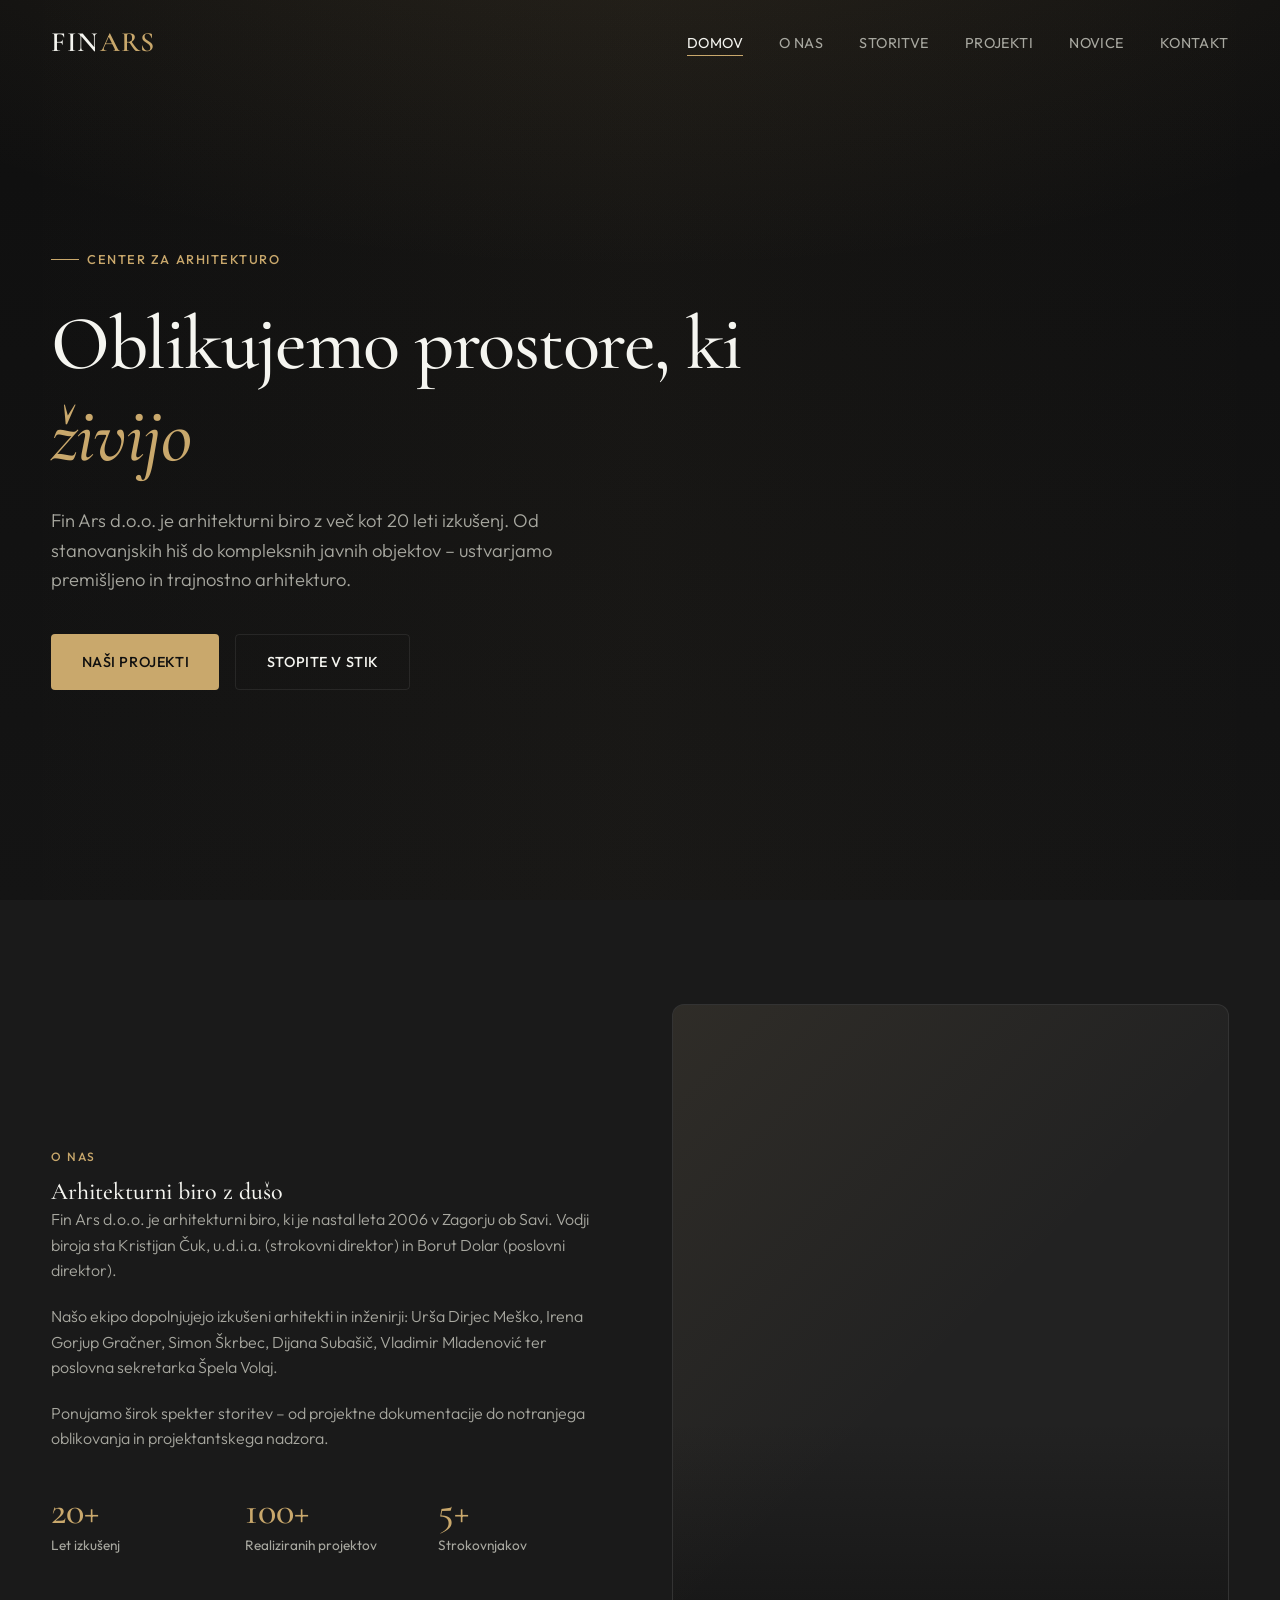
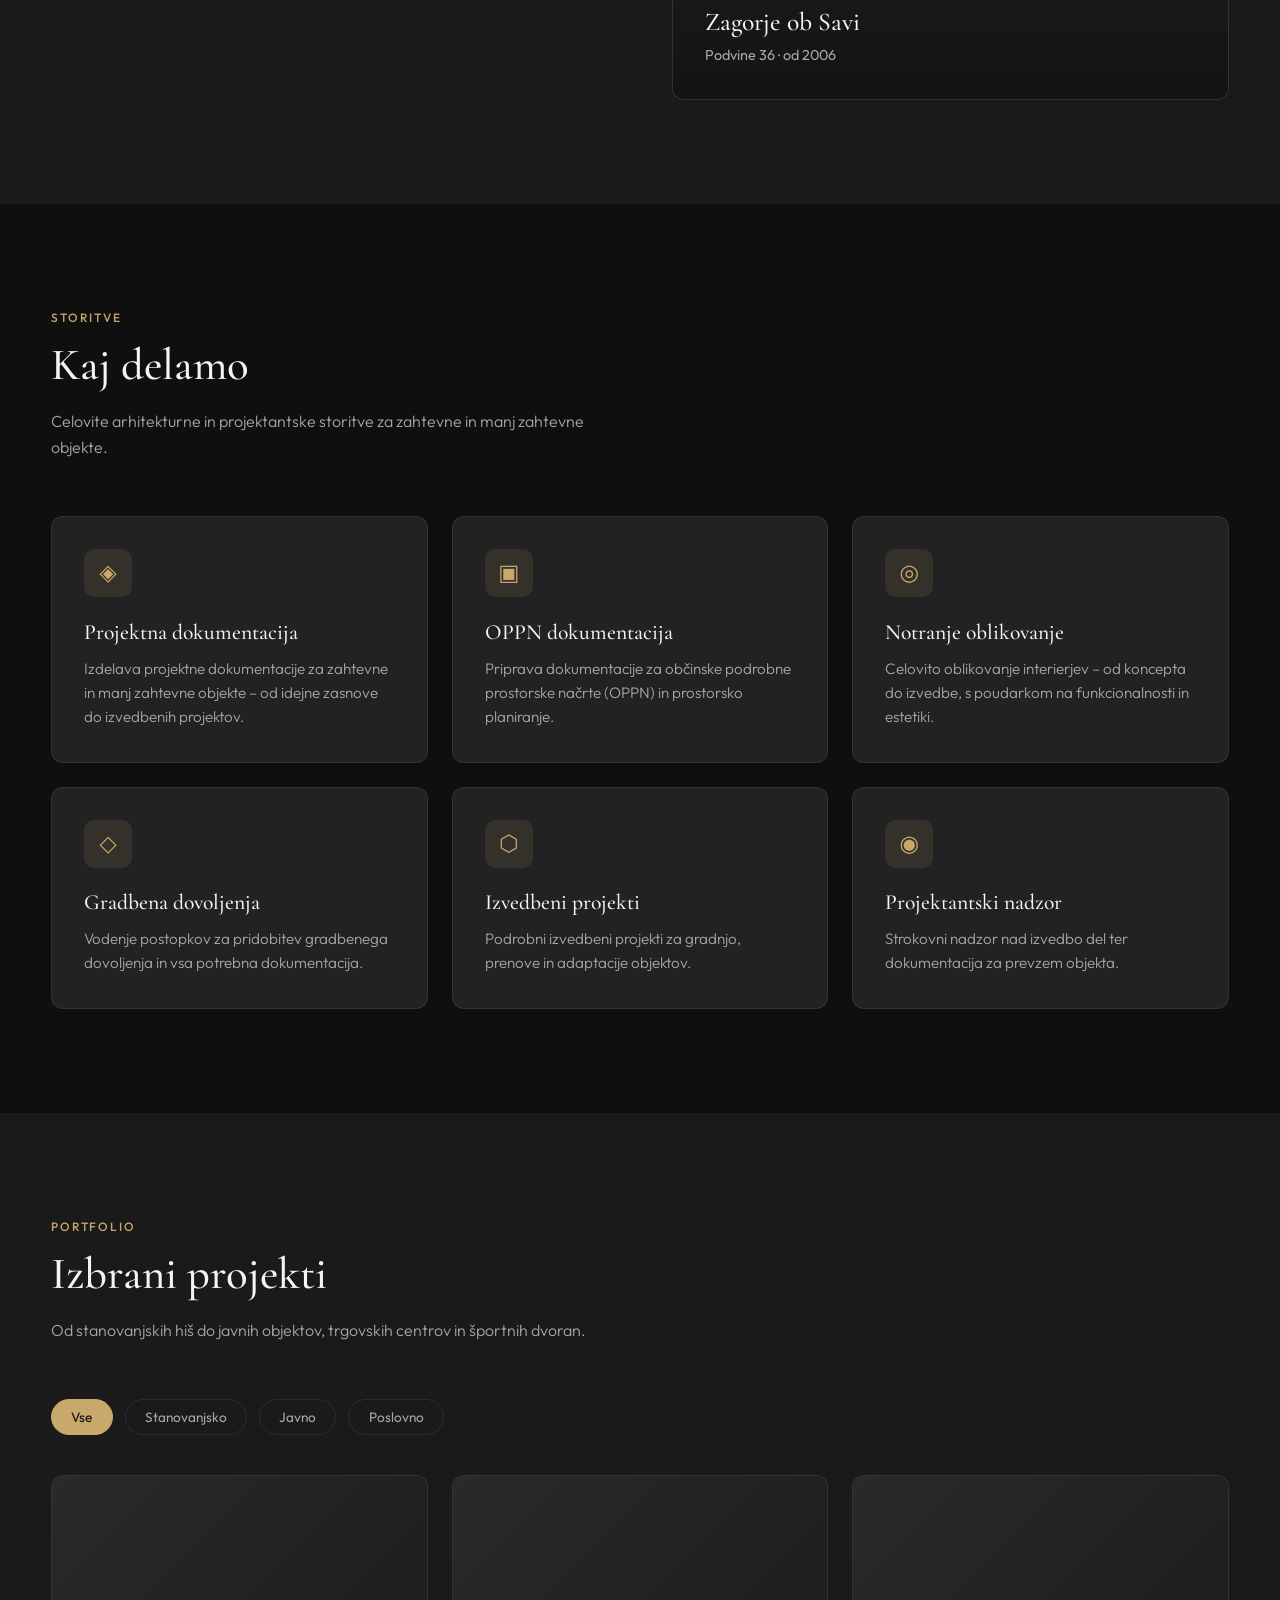
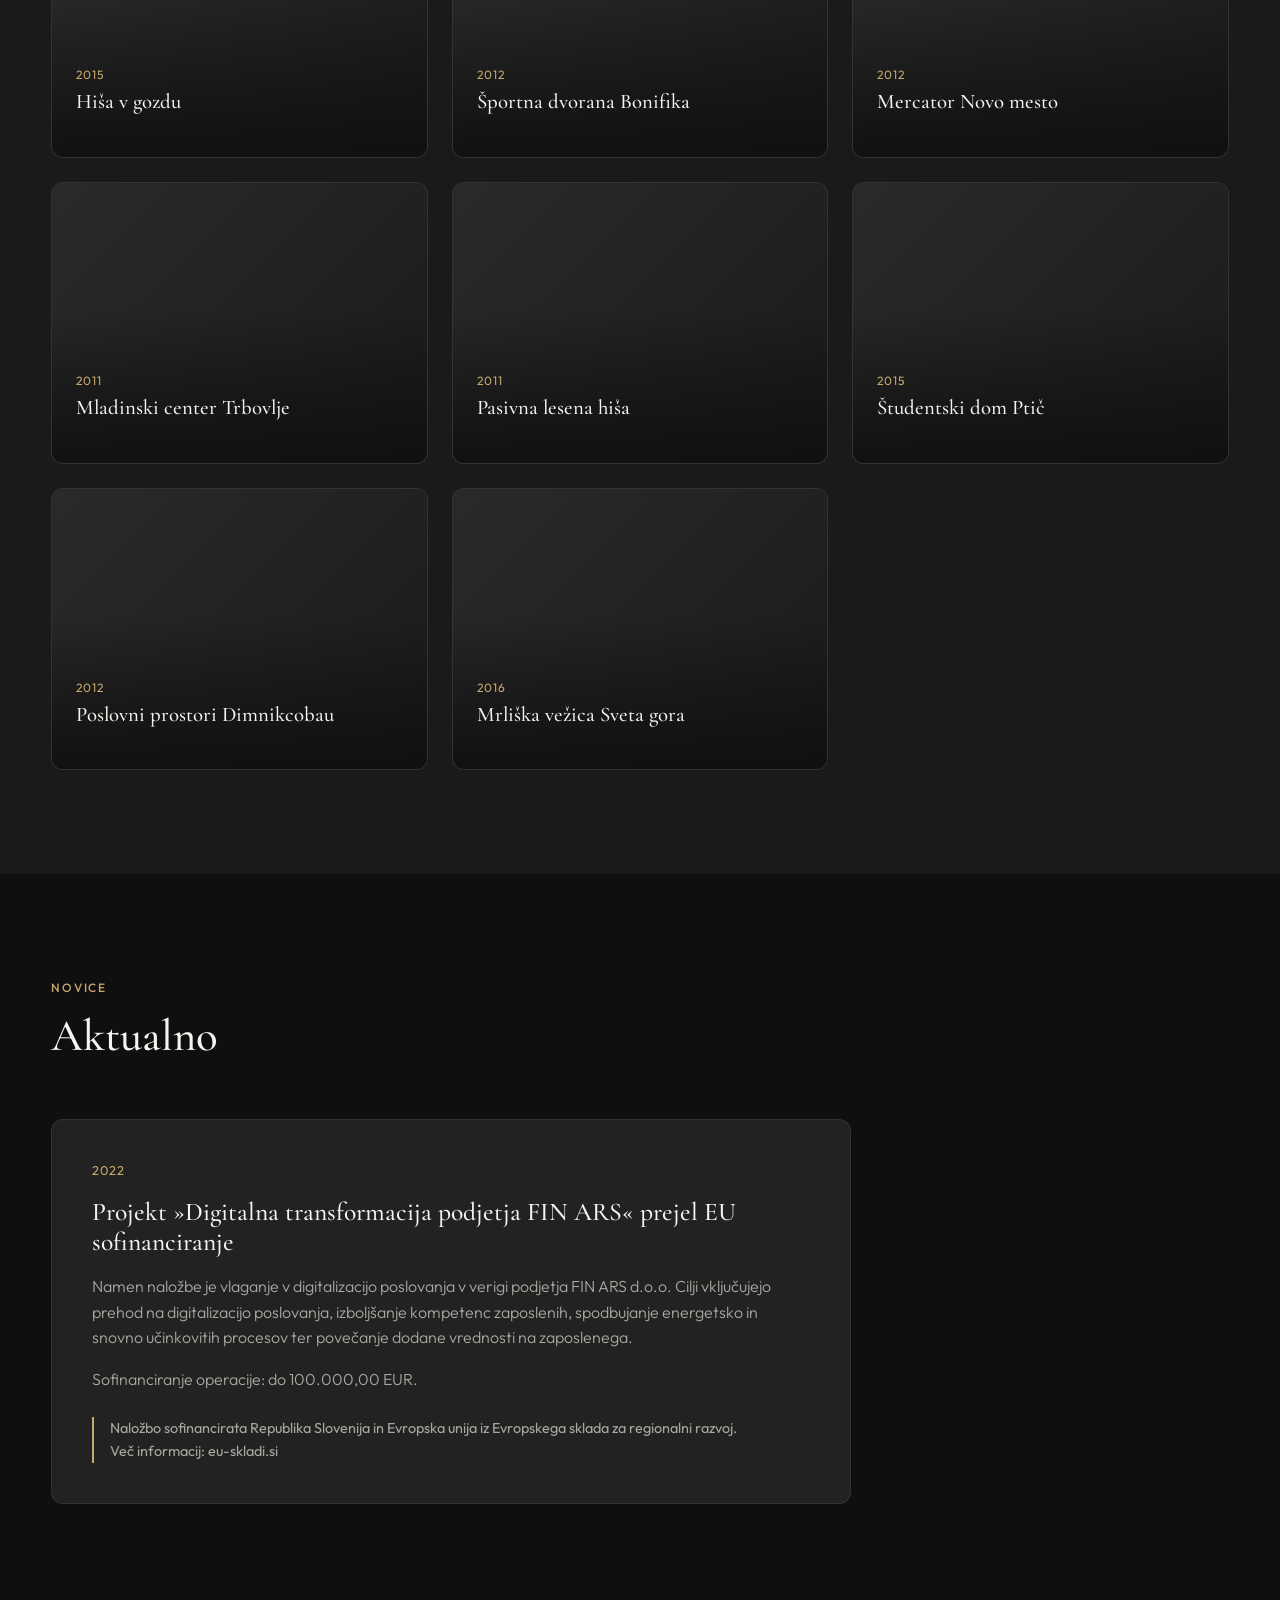
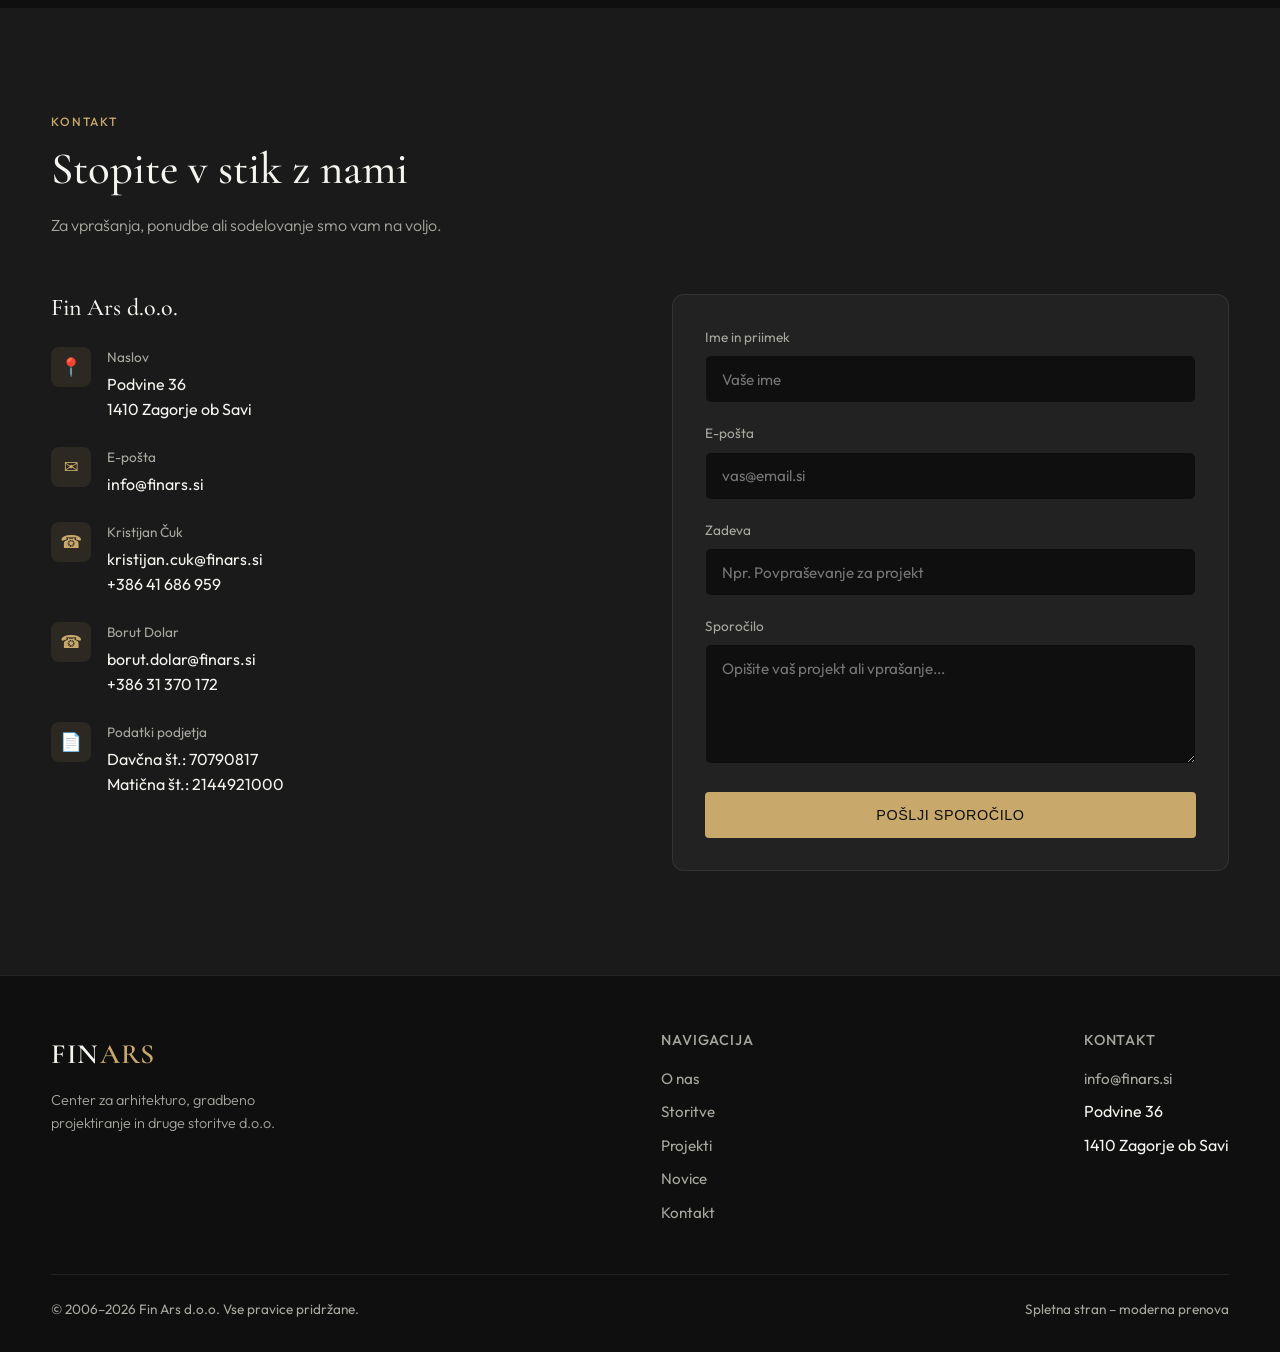
<file: artifacts/finars-modern/index.html>
<!DOCTYPE html>
<html lang="sl">
<head>
  <meta charset="UTF-8">
  <meta name="viewport" content="width=device-width, initial-scale=1.0">
  <meta name="description" content="Fin Ars d.o.o. – arhitekturni biro iz Zagorja ob Savi. Projektiranje, notranje oblikovanje, gradbena dokumentacija in nadzor.">
  <title>Fin Ars d.o.o. | Center za arhitekturo</title>
  
  <!-- Fonts -->
  <link rel="preconnect" href="https://fonts.googleapis.com">
  <link rel="preconnect" href="https://fonts.gstatic.com" crossorigin>
  <link href="https://fonts.googleapis.com/css2?family=Cormorant+Garamond:ital,wght@0,400;0,500;0,600;0,700;1,400&family=Outfit:wght@300;400;500;600;700&display=swap" rel="stylesheet">
  
  <style>
    :root {
      --bg: #0f0f0f;
      --bg-alt: #1a1a1a;
      --bg-card: #222222;
      --text: #f5f5f0;
      --text-muted: #a8a8a0;
      --accent: #c9a86c;
      --accent-hover: #d4b87a;
      --border: rgba(255,255,255,0.08);
      --radius: 12px;
      --transition: all 0.35s cubic-bezier(0.4, 0, 0.2, 1);
    }

    * {
      margin: 0;
      padding: 0;
      box-sizing: border-box;
    }

    html {
      scroll-behavior: smooth;
      font-size: 16px;
    }

    body {
      font-family: 'Outfit', system-ui, sans-serif;
      background: var(--bg);
      color: var(--text);
      line-height: 1.6;
      overflow-x: hidden;
    }

    h1, h2, h3, h4 {
      font-family: 'Cormorant Garamond', Georgia, serif;
      font-weight: 500;
      line-height: 1.2;
    }

    a {
      color: inherit;
      text-decoration: none;
      transition: var(--transition);
    }

    img {
      max-width: 100%;
      display: block;
    }

    .container {
      width: min(1200px, 92%);
      margin: 0 auto;
    }

    /* ========== NAVIGATION ========== */
    .nav {
      position: fixed;
      top: 0;
      left: 0;
      right: 0;
      z-index: 1000;
      padding: 1.25rem 0;
      transition: var(--transition);
      background: transparent;
    }

    .nav.scrolled {
      background: rgba(15, 15, 15, 0.92);
      backdrop-filter: blur(12px);
      border-bottom: 1px solid var(--border);
      padding: 0.9rem 0;
    }

    .nav-inner {
      display: flex;
      align-items: center;
      justify-content: space-between;
    }

    .logo {
      font-family: 'Cormorant Garamond', serif;
      font-size: 1.75rem;
      font-weight: 600;
      letter-spacing: 0.04em;
      color: var(--text);
    }

    .logo span {
      color: var(--accent);
    }

    .nav-links {
      display: flex;
      gap: 2.25rem;
      list-style: none;
    }

    .nav-links a {
      font-size: 0.9rem;
      font-weight: 400;
      letter-spacing: 0.03em;
      text-transform: uppercase;
      color: var(--text-muted);
      position: relative;
    }

    .nav-links a::after {
      content: '';
      position: absolute;
      bottom: -4px;
      left: 0;
      width: 0;
      height: 1px;
      background: var(--accent);
      transition: width 0.3s ease;
    }

    .nav-links a:hover,
    .nav-links a.active {
      color: var(--text);
    }

    .nav-links a:hover::after,
    .nav-links a.active::after {
      width: 100%;
    }

    .nav-toggle {
      display: none;
      background: none;
      border: none;
      cursor: pointer;
      width: 28px;
      height: 20px;
      position: relative;
      z-index: 1001;
    }

    .nav-toggle span {
      display: block;
      width: 100%;
      height: 1.5px;
      background: var(--text);
      position: absolute;
      left: 0;
      transition: var(--transition);
    }

    .nav-toggle span:nth-child(1) { top: 0; }
    .nav-toggle span:nth-child(2) { top: 9px; }
    .nav-toggle span:nth-child(3) { top: 18px; }

    .nav-toggle.open span:nth-child(1) {
      transform: rotate(45deg);
      top: 9px;
    }
    .nav-toggle.open span:nth-child(2) {
      opacity: 0;
    }
    .nav-toggle.open span:nth-child(3) {
      transform: rotate(-45deg);
      top: 9px;
    }

    /* ========== HERO ========== */
    .hero {
      min-height: 100vh;
      display: flex;
      align-items: center;
      position: relative;
      padding: 8rem 0 6rem;
      background: 
        radial-gradient(ellipse 80% 50% at 50% -20%, rgba(201, 168, 108, 0.12), transparent),
        linear-gradient(180deg, #0f0f0f 0%, #141414 100%);
      overflow: hidden;
    }

    .hero::before {
      content: '';
      position: absolute;
      inset: 0;
      background: 
        linear-gradient(90deg, transparent 0%, rgba(201,168,108,0.03) 50%, transparent 100%);
      pointer-events: none;
    }

    .hero-content {
      position: relative;
      z-index: 2;
      max-width: 720px;
    }

    .hero-badge {
      display: inline-flex;
      align-items: center;
      gap: 0.5rem;
      font-size: 0.8rem;
      letter-spacing: 0.12em;
      text-transform: uppercase;
      color: var(--accent);
      margin-bottom: 1.75rem;
      font-weight: 500;
    }

    .hero-badge::before {
      content: '';
      width: 28px;
      height: 1px;
      background: var(--accent);
    }

    .hero h1 {
      font-size: clamp(2.8rem, 7vw, 4.8rem);
      font-weight: 500;
      margin-bottom: 1.5rem;
      letter-spacing: -0.02em;
    }

    .hero h1 em {
      font-style: italic;
      color: var(--accent);
    }

    .hero p {
      font-size: 1.15rem;
      color: var(--text-muted);
      max-width: 520px;
      margin-bottom: 2.5rem;
      font-weight: 300;
    }

    .hero-btns {
      display: flex;
      flex-wrap: wrap;
      gap: 1rem;
    }

    .btn {
      display: inline-flex;
      align-items: center;
      gap: 0.6rem;
      padding: 0.95rem 1.9rem;
      font-size: 0.9rem;
      font-weight: 500;
      letter-spacing: 0.04em;
      text-transform: uppercase;
      border-radius: 4px;
      transition: var(--transition);
      cursor: pointer;
      border: none;
    }

    .btn-primary {
      background: var(--accent);
      color: #0f0f0f;
    }

    .btn-primary:hover {
      background: var(--accent-hover);
      transform: translateY(-2px);
      box-shadow: 0 12px 30px rgba(201, 168, 108, 0.25);
    }

    .btn-outline {
      background: transparent;
      color: var(--text);
      border: 1px solid var(--border);
    }

    .btn-outline:hover {
      border-color: var(--accent);
      color: var(--accent);
    }

    .hero-grid {
      position: absolute;
      right: -5%;
      top: 50%;
      transform: translateY(-50%);
      width: 45%;
      max-width: 560px;
      opacity: 0.15;
      pointer-events: none;
    }

    .hero-grid svg {
      width: 100%;
      height: auto;
    }

    /* ========== SECTIONS ========== */
    section {
      padding: 6.5rem 0;
    }

    .section-header {
      margin-bottom: 3.5rem;
      max-width: 560px;
    }

    .section-label {
      font-size: 0.75rem;
      letter-spacing: 0.15em;
      text-transform: uppercase;
      color: var(--accent);
      font-weight: 500;
      margin-bottom: 0.75rem;
      display: block;
    }

    .section-header h2 {
      font-size: clamp(2rem, 4vw, 2.8rem);
      margin-bottom: 1rem;
    }

    .section-header p {
      color: var(--text-muted);
      font-weight: 300;
    }

    /* ========== ABOUT ========== */
    .about {
      background: var(--bg-alt);
    }

    .about-grid {
      display: grid;
      grid-template-columns: 1fr 1fr;
      gap: 4rem;
      align-items: center;
    }

    .about-text p {
      color: var(--text-muted);
      margin-bottom: 1.25rem;
      font-weight: 300;
    }

    .about-stats {
      display: grid;
      grid-template-columns: repeat(3, 1fr);
      gap: 1.5rem;
      margin-top: 2.5rem;
    }

    .stat {
      text-align: left;
    }

    .stat-num {
      font-family: 'Cormorant Garamond', serif;
      font-size: 2.4rem;
      color: var(--accent);
      font-weight: 500;
      line-height: 1;
      margin-bottom: 0.3rem;
    }

    .stat-label {
      font-size: 0.85rem;
      color: var(--text-muted);
    }

    .about-visual {
      position: relative;
      aspect-ratio: 4/5;
      background: var(--bg-card);
      border-radius: var(--radius);
      overflow: hidden;
      border: 1px solid var(--border);
    }

    .about-visual::before {
      content: '';
      position: absolute;
      inset: 0;
      background: 
        linear-gradient(135deg, rgba(201,168,108,0.08) 0%, transparent 50%),
        linear-gradient(to bottom, transparent 60%, rgba(15,15,15,0.8));
    }

    .about-visual-content {
      position: absolute;
      bottom: 2rem;
      left: 2rem;
      right: 2rem;
    }

    .about-visual-content h3 {
      font-size: 1.6rem;
      margin-bottom: 0.4rem;
    }

    .about-visual-content p {
      font-size: 0.9rem;
      color: var(--text-muted);
    }

    /* ========== SERVICES ========== */
    .services-grid {
      display: grid;
      grid-template-columns: repeat(auto-fit, minmax(280px, 1fr));
      gap: 1.5rem;
    }

    .service-card {
      background: var(--bg-card);
      border: 1px solid var(--border);
      border-radius: var(--radius);
      padding: 2rem;
      transition: var(--transition);
      position: relative;
      overflow: hidden;
    }

    .service-card::before {
      content: '';
      position: absolute;
      top: 0;
      left: 0;
      width: 100%;
      height: 2px;
      background: linear-gradient(90deg, var(--accent), transparent);
      opacity: 0;
      transition: var(--transition);
    }

    .service-card:hover {
      transform: translateY(-6px);
      border-color: rgba(201, 168, 108, 0.25);
      box-shadow: 0 20px 40px rgba(0,0,0,0.3);
    }

    .service-card:hover::before {
      opacity: 1;
    }

    .service-icon {
      width: 48px;
      height: 48px;
      display: flex;
      align-items: center;
      justify-content: center;
      background: rgba(201, 168, 108, 0.1);
      border-radius: 10px;
      margin-bottom: 1.4rem;
      color: var(--accent);
      font-size: 1.4rem;
    }

    .service-card h3 {
      font-size: 1.35rem;
      margin-bottom: 0.7rem;
    }

    .service-card p {
      color: var(--text-muted);
      font-size: 0.95rem;
      font-weight: 300;
    }

    /* ========== PROJECTS ========== */
    .projects {
      background: var(--bg-alt);
    }

    .projects-filter {
      display: flex;
      flex-wrap: wrap;
      gap: 0.75rem;
      margin-bottom: 2.5rem;
    }

    .filter-btn {
      padding: 0.5rem 1.2rem;
      font-size: 0.85rem;
      background: transparent;
      border: 1px solid var(--border);
      color: var(--text-muted);
      border-radius: 50px;
      cursor: pointer;
      transition: var(--transition);
      font-family: inherit;
    }

    .filter-btn:hover,
    .filter-btn.active {
      background: var(--accent);
      color: #0f0f0f;
      border-color: var(--accent);
    }

    .projects-grid {
      display: grid;
      grid-template-columns: repeat(auto-fill, minmax(320px, 1fr));
      gap: 1.5rem;
    }

    .project-card {
      position: relative;
      aspect-ratio: 4/3;
      border-radius: var(--radius);
      overflow: hidden;
      background: var(--bg-card);
      border: 1px solid var(--border);
      cursor: pointer;
      group: true;
    }

    .project-card-bg {
      position: absolute;
      inset: 0;
      background: linear-gradient(135deg, #2a2a2a, #1a1a1a);
      transition: transform 0.6s ease;
    }

    .project-card:hover .project-card-bg {
      transform: scale(1.05);
    }

    .project-card::after {
      content: '';
      position: absolute;
      inset: 0;
      background: linear-gradient(to top, rgba(15,15,15,0.9) 0%, transparent 55%);
    }

    .project-info {
      position: absolute;
      bottom: 0;
      left: 0;
      right: 0;
      padding: 1.5rem;
      z-index: 2;
      transform: translateY(8px);
      transition: var(--transition);
    }

    .project-card:hover .project-info {
      transform: translateY(0);
    }

    .project-year {
      font-size: 0.75rem;
      color: var(--accent);
      letter-spacing: 0.08em;
      text-transform: uppercase;
      margin-bottom: 0.35rem;
    }

    .project-info h3 {
      font-size: 1.3rem;
      margin-bottom: 0.25rem;
    }

    .project-info p {
      font-size: 0.85rem;
      color: var(--text-muted);
      opacity: 0;
      transform: translateY(8px);
      transition: var(--transition);
    }

    .project-card:hover .project-info p {
      opacity: 1;
      transform: translateY(0);
    }

    /* ========== NEWS ========== */
    .news-card {
      background: var(--bg-card);
      border: 1px solid var(--border);
      border-radius: var(--radius);
      padding: 2.5rem;
      max-width: 800px;
    }

    .news-card .date {
      font-size: 0.8rem;
      color: var(--accent);
      letter-spacing: 0.06em;
      text-transform: uppercase;
      margin-bottom: 1rem;
    }

    .news-card h3 {
      font-size: 1.6rem;
      margin-bottom: 1rem;
    }

    .news-card p {
      color: var(--text-muted);
      font-weight: 300;
      margin-bottom: 1rem;
    }

    .news-card .eu-note {
      font-size: 0.9rem;
      color: var(--text-muted);
      border-left: 2px solid var(--accent);
      padding-left: 1rem;
      margin-top: 1.5rem;
    }

    /* ========== CONTACT ========== */
    .contact {
      background: var(--bg-alt);
    }

    .contact-grid {
      display: grid;
      grid-template-columns: 1fr 1fr;
      gap: 4rem;
    }

    .contact-info h3 {
      font-size: 1.5rem;
      margin-bottom: 1.5rem;
    }

    .contact-item {
      display: flex;
      gap: 1rem;
      margin-bottom: 1.5rem;
    }

    .contact-item-icon {
      width: 40px;
      height: 40px;
      background: rgba(201, 168, 108, 0.1);
      border-radius: 8px;
      display: flex;
      align-items: center;
      justify-content: center;
      color: var(--accent);
      flex-shrink: 0;
      font-size: 1.1rem;
    }

    .contact-item strong {
      display: block;
      font-size: 0.85rem;
      color: var(--text-muted);
      font-weight: 400;
      margin-bottom: 0.2rem;
    }

    .contact-item a:hover {
      color: var(--accent);
    }

    .contact-form {
      background: var(--bg-card);
      border: 1px solid var(--border);
      border-radius: var(--radius);
      padding: 2rem;
    }

    .form-group {
      margin-bottom: 1.25rem;
    }

    .form-group label {
      display: block;
      font-size: 0.85rem;
      color: var(--text-muted);
      margin-bottom: 0.4rem;
    }

    .form-group input,
    .form-group textarea {
      width: 100%;
      padding: 0.85rem 1rem;
      background: var(--bg);
      border: 1px solid var(--border);
      border-radius: 6px;
      color: var(--text);
      font-family: inherit;
      font-size: 0.95rem;
      transition: var(--transition);
    }

    .form-group input:focus,
    .form-group textarea:focus {
      outline: none;
      border-color: var(--accent);
    }

    .form-group textarea {
      min-height: 120px;
      resize: vertical;
    }

    /* ========== FOOTER ========== */
    footer {
      padding: 3.5rem 0 2rem;
      border-top: 1px solid var(--border);
    }

    .footer-inner {
      display: flex;
      flex-wrap: wrap;
      justify-content: space-between;
      gap: 2rem;
      margin-bottom: 2.5rem;
    }

    .footer-brand .logo {
      display: inline-block;
      margin-bottom: 0.75rem;
    }

    .footer-brand p {
      color: var(--text-muted);
      font-size: 0.9rem;
      max-width: 280px;
      font-weight: 300;
    }

    .footer-links h4 {
      font-size: 0.9rem;
      letter-spacing: 0.06em;
      text-transform: uppercase;
      margin-bottom: 1rem;
      color: var(--text-muted);
      font-family: 'Outfit', sans-serif;
      font-weight: 500;
    }

    .footer-links ul {
      list-style: none;
    }

    .footer-links li {
      margin-bottom: 0.5rem;
    }

    .footer-links a {
      color: var(--text-muted);
      font-size: 0.95rem;
    }

    .footer-links a:hover {
      color: var(--accent);
    }

    .footer-bottom {
      padding-top: 1.5rem;
      border-top: 1px solid var(--border);
      display: flex;
      flex-wrap: wrap;
      justify-content: space-between;
      gap: 1rem;
      font-size: 0.85rem;
      color: var(--text-muted);
    }

    /* ========== MOBILE ========== */
    @media (max-width: 900px) {
      .nav-links {
        position: fixed;
        top: 0;
        right: -100%;
        width: min(320px, 85%);
        height: 100vh;
        background: var(--bg-alt);
        flex-direction: column;
        padding: 6rem 2rem 2rem;
        gap: 1.5rem;
        transition: right 0.35s ease;
        border-left: 1px solid var(--border);
      }

      .nav-links.open {
        right: 0;
      }

      .nav-toggle {
        display: block;
      }

      .hero-grid {
        display: none;
      }

      .about-grid,
      .contact-grid {
        grid-template-columns: 1fr;
        gap: 2.5rem;
      }

      .about-visual {
        aspect-ratio: 16/10;
        order: -1;
      }

      .about-stats {
        grid-template-columns: repeat(3, 1fr);
      }
    }

    @media (max-width: 600px) {
      section {
        padding: 4.5rem 0;
      }

      .hero {
        padding: 7rem 0 4rem;
      }

      .about-stats {
        grid-template-columns: 1fr;
        gap: 1.25rem;
      }

      .projects-grid {
        grid-template-columns: 1fr;
      }

      .hero-btns {
        flex-direction: column;
      }

      .btn {
        justify-content: center;
      }
    }

    /* Smooth reveal animations */
    .reveal {
      opacity: 0;
      transform: translateY(30px);
      transition: opacity 0.7s ease, transform 0.7s ease;
    }

    .reveal.visible {
      opacity: 1;
      transform: translateY(0);
    }
  </style>
</head>
<body>

  <!-- NAVIGATION -->
  <nav class="nav" id="nav">
    <div class="container nav-inner">
      <a href="#domov" class="logo">FIN<span>ARS</span></a>
      
      <button class="nav-toggle" id="navToggle" aria-label="Meni">
        <span></span>
        <span></span>
        <span></span>
      </button>

      <ul class="nav-links" id="navLinks">
        <li><a href="#domov" class="active">Domov</a></li>
        <li><a href="#o-nas">O nas</a></li>
        <li><a href="#storitve">Storitve</a></li>
        <li><a href="#projekti">Projekti</a></li>
        <li><a href="#novice">Novice</a></li>
        <li><a href="#kontakt">Kontakt</a></li>
      </ul>
    </div>
  </nav>

  <!-- HERO -->
  <section class="hero" id="domov">
    <div class="container">
      <div class="hero-content">
        <div class="hero-badge">Center za arhitekturo</div>
        <h1>Oblikujemo prostore, ki <em>živijo</em></h1>
        <p>Fin Ars d.o.o. je arhitekturni biro z več kot 20 leti izkušenj. Od stanovanjskih hiš do kompleksnih javnih objektov – ustvarjamo premišljeno in trajnostno arhitekturo.</p>
        <div class="hero-btns">
          <a href="#projekti" class="btn btn-primary">Naši projekti</a>
          <a href="#kontakt" class="btn btn-outline">Stopite v stik</a>
        </div>
      </div>
    </div>
  </section>

  <!-- ABOUT -->
  <section class="about" id="o-nas">
    <div class="container">
      <div class="about-grid">
        <div class="about-text reveal">
          <span class="section-label">O nas</span>
          <h2>Arhitekturni biro z dušo</h2>
          <p>Fin Ars d.o.o. je arhitekturni biro, ki je nastal leta 2006 v Zagorju ob Savi. Vodji biroja sta Kristijan Čuk, u.d.i.a. (strokovni direktor) in Borut Dolar (poslovni direktor).</p>
          <p>Našo ekipo dopolnjujejo izkušeni arhitekti in inženirji: Urša Dirjec Meško, Irena Gorjup Gračner, Simon Škrbec, Dijana Subašič, Vladimir Mladenović ter poslovna sekretarka Špela Volaj.</p>
          <p>Ponujamo širok spekter storitev – od projektne dokumentacije do notranjega oblikovanja in projektantskega nadzora.</p>
          
          <div class="about-stats">
            <div class="stat">
              <div class="stat-num">20+</div>
              <div class="stat-label">Let izkušenj</div>
            </div>
            <div class="stat">
              <div class="stat-num">100+</div>
              <div class="stat-label">Realiziranih projektov</div>
            </div>
            <div class="stat">
              <div class="stat-num">5+</div>
              <div class="stat-label">Strokovnjakov</div>
            </div>
          </div>
        </div>

        <div class="about-visual reveal">
          <div class="about-visual-content">
            <h3>Zagorje ob Savi</h3>
            <p>Podvine 36 · od 2006</p>
          </div>
        </div>
      </div>
    </div>
  </section>

  <!-- SERVICES -->
  <section class="services" id="storitve">
    <div class="container">
      <div class="section-header reveal">
        <span class="section-label">Storitve</span>
        <h2>Kaj delamo</h2>
        <p>Celovite arhitekturne in projektantske storitve za zahtevne in manj zahtevne objekte.</p>
      </div>

      <div class="services-grid">
        <div class="service-card reveal">
          <div class="service-icon">◈</div>
          <h3>Projektna dokumentacija</h3>
          <p>Izdelava projektne dokumentacije za zahtevne in manj zahtevne objekte – od idejne zasnove do izvedbenih projektov.</p>
        </div>
        <div class="service-card reveal">
          <div class="service-icon">▣</div>
          <h3>OPPN dokumentacija</h3>
          <p>Priprava dokumentacije za občinske podrobne prostorske načrte (OPPN) in prostorsko planiranje.</p>
        </div>
        <div class="service-card reveal">
          <div class="service-icon">◎</div>
          <h3>Notranje oblikovanje</h3>
          <p>Celovito oblikovanje interierjev – od koncepta do izvedbe, s poudarkom na funkcionalnosti in estetiki.</p>
        </div>
        <div class="service-card reveal">
          <div class="service-icon">◇</div>
          <h3>Gradbena dovoljenja</h3>
          <p>Vodenje postopkov za pridobitev gradbenega dovoljenja in vsa potrebna dokumentacija.</p>
        </div>
        <div class="service-card reveal">
          <div class="service-icon">⬡</div>
          <h3>Izvedbeni projekti</h3>
          <p>Podrobni izvedbeni projekti za gradnjo, prenove in adaptacije objektov.</p>
        </div>
        <div class="service-card reveal">
          <div class="service-icon">◉</div>
          <h3>Projektantski nadzor</h3>
          <p>Strokovni nadzor nad izvedbo del ter dokumentacija za prevzem objekta.</p>
        </div>
      </div>
    </div>
  </section>

  <!-- PROJECTS -->
  <section class="projects" id="projekti">
    <div class="container">
      <div class="section-header reveal">
        <span class="section-label">Portfolio</span>
        <h2>Izbrani projekti</h2>
        <p>Od stanovanjskih hiš do javnih objektov, trgovskih centrov in športnih dvoran.</p>
      </div>

      <div class="projects-filter reveal">
        <button class="filter-btn active" data-filter="all">Vse</button>
        <button class="filter-btn" data-filter="stanovanjsko">Stanovanjsko</button>
        <button class="filter-btn" data-filter="javno">Javno</button>
        <button class="filter-btn" data-filter="poslovno">Poslovno</button>
      </div>

      <div class="projects-grid">
        <article class="project-card reveal" data-category="stanovanjsko">
          <div class="project-card-bg"></div>
          <div class="project-info">
            <div class="project-year">2015</div>
            <h3>Hiša v gozdu</h3>
            <p>Enodružinska hiša z delno vkopano kletjo</p>
          </div>
        </article>

        <article class="project-card reveal" data-category="javno">
          <div class="project-card-bg"></div>
          <div class="project-info">
            <div class="project-year">2012</div>
            <h3>Športna dvorana Bonifika</h3>
            <p>Multifunkcijska športna dvorana – natečaj</p>
          </div>
        </article>

        <article class="project-card reveal" data-category="poslovno">
          <div class="project-card-bg"></div>
          <div class="project-info">
            <div class="project-year">2012</div>
            <h3>Mercator Novo mesto</h3>
            <p>Trgovski center</p>
          </div>
        </article>

        <article class="project-card reveal" data-category="javno">
          <div class="project-card-bg"></div>
          <div class="project-info">
            <div class="project-year">2011</div>
            <h3>Mladinski center Trbovlje</h3>
            <p>Mladinski center in hotel</p>
          </div>
        </article>

        <article class="project-card reveal" data-category="stanovanjsko">
          <div class="project-card-bg"></div>
          <div class="project-info">
            <div class="project-year">2011</div>
            <h3>Pasivna lesena hiša</h3>
            <p>Energetsko učinkovita stanovanjska gradnja</p>
          </div>
        </article>

        <article class="project-card reveal" data-category="javno">
          <div class="project-card-bg"></div>
          <div class="project-info">
            <div class="project-year">2015</div>
            <h3>Študentski dom Ptič</h3>
            <p>Prenova študentskega doma Portorož</p>
          </div>
        </article>

        <article class="project-card reveal" data-category="poslovno">
          <div class="project-card-bg"></div>
          <div class="project-info">
            <div class="project-year">2012</div>
            <h3>Poslovni prostori Dimnikcobau</h3>
            <p>Notranja ureditev poslovnih prostorov</p>
          </div>
        </article>

        <article class="project-card reveal" data-category="javno">
          <div class="project-card-bg"></div>
          <div class="project-info">
            <div class="project-year">2016</div>
            <h3>Mrliška vežica Sveta gora</h3>
            <p>Zasavska Sveta gora</p>
          </div>
        </article>
      </div>
    </div>
  </section>

  <!-- NEWS -->
  <section class="news" id="novice">
    <div class="container">
      <div class="section-header reveal">
        <span class="section-label">Novice</span>
        <h2>Aktualno</h2>
      </div>

      <div class="news-card reveal">
        <div class="date">2022</div>
        <h3>Projekt »Digitalna transformacija podjetja FIN ARS« prejel EU sofinanciranje</h3>
        <p>Namen naložbe je vlaganje v digitalizacijo poslovanja v verigi podjetja FIN ARS d.o.o. Cilji vključujejo prehod na digitalizacijo poslovanja, izboljšanje kompetenc zaposlenih, spodbujanje energetsko in snovno učinkovitih procesov ter povečanje dodane vrednosti na zaposlenega.</p>
        <p>Sofinanciranje operacije: do 100.000,00 EUR.</p>
        <div class="eu-note">
          Naložbo sofinancirata Republika Slovenija in Evropska unija iz Evropskega sklada za regionalni razvoj.<br>
          Več informacij: <a href="https://www.eu-skladi.si/" target="_blank" rel="noopener">eu-skladi.si</a>
        </div>
      </div>
    </div>
  </section>

  <!-- CONTACT -->
  <section class="contact" id="kontakt">
    <div class="container">
      <div class="section-header reveal">
        <span class="section-label">Kontakt</span>
        <h2>Stopite v stik z nami</h2>
        <p>Za vprašanja, ponudbe ali sodelovanje smo vam na voljo.</p>
      </div>

      <div class="contact-grid">
        <div class="contact-info reveal">
          <h3>Fin Ars d.o.o.</h3>
          
          <div class="contact-item">
            <div class="contact-item-icon">📍</div>
            <div>
              <strong>Naslov</strong>
              Podvine 36<br>
              1410 Zagorje ob Savi
            </div>
          </div>

          <div class="contact-item">
            <div class="contact-item-icon">✉</div>
            <div>
              <strong>E-pošta</strong>
              <a href="mailto:info@finars.si">info@finars.si</a>
            </div>
          </div>

          <div class="contact-item">
            <div class="contact-item-icon">☎</div>
            <div>
              <strong>Kristijan Čuk</strong>
              <a href="mailto:kristijan.cuk@finars.si">kristijan.cuk@finars.si</a><br>
              <a href="tel:+38641686959">+386 41 686 959</a>
            </div>
          </div>

          <div class="contact-item">
            <div class="contact-item-icon">☎</div>
            <div>
              <strong>Borut Dolar</strong>
              <a href="mailto:borut.dolar@finars.si">borut.dolar@finars.si</a><br>
              <a href="tel:+38631370172">+386 31 370 172</a>
            </div>
          </div>

          <div class="contact-item">
            <div class="contact-item-icon">📄</div>
            <div>
              <strong>Podatki podjetja</strong>
              Davčna št.: 70790817<br>
              Matična št.: 2144921000
            </div>
          </div>
        </div>

        <form class="contact-form reveal" onsubmit="event.preventDefault(); alert('Hvala za sporočilo! V produkciji bi se poslalo na e-pošto.');">
          <div class="form-group">
            <label for="name">Ime in priimek</label>
            <input type="text" id="name" name="name" required placeholder="Vaše ime">
          </div>
          <div class="form-group">
            <label for="email">E-pošta</label>
            <input type="email" id="email" name="email" required placeholder="vas@email.si">
          </div>
          <div class="form-group">
            <label for="subject">Zadeva</label>
            <input type="text" id="subject" name="subject" placeholder="Npr. Povpraševanje za projekt">
          </div>
          <div class="form-group">
            <label for="message">Sporočilo</label>
            <textarea id="message" name="message" required placeholder="Opišite vaš projekt ali vprašanje..."></textarea>
          </div>
          <button type="submit" class="btn btn-primary" style="width:100%;justify-content:center;">Pošlji sporočilo</button>
        </form>
      </div>
    </div>
  </section>

  <!-- FOOTER -->
  <footer>
    <div class="container">
      <div class="footer-inner">
        <div class="footer-brand">
          <a href="#domov" class="logo">FIN<span>ARS</span></a>
          <p>Center za arhitekturo, gradbeno projektiranje in druge storitve d.o.o.</p>
        </div>
        <div class="footer-links">
          <h4>Navigacija</h4>
          <ul>
            <li><a href="#o-nas">O nas</a></li>
            <li><a href="#storitve">Storitve</a></li>
            <li><a href="#projekti">Projekti</a></li>
            <li><a href="#novice">Novice</a></li>
            <li><a href="#kontakt">Kontakt</a></li>
          </ul>
        </div>
        <div class="footer-links">
          <h4>Kontakt</h4>
          <ul>
            <li><a href="mailto:info@finars.si">info@finars.si</a></li>
            <li>Podvine 36</li>
            <li>1410 Zagorje ob Savi</li>
          </ul>
        </div>
      </div>
      <div class="footer-bottom">
        <span>© 2006–2026 Fin Ars d.o.o. Vse pravice pridržane.</span>
        <span>Spletna stran – moderna prenova</span>
      </div>
    </div>
  </footer>

  <script>
    // Navigation scroll effect
    const nav = document.getElementById('nav');
    window.addEventListener('scroll', () => {
      nav.classList.toggle('scrolled', window.scrollY > 50);
    });

    // Mobile menu
    const navToggle = document.getElementById('navToggle');
    const navLinks = document.getElementById('navLinks');
    
    navToggle.addEventListener('click', () => {
      navToggle.classList.toggle('open');
      navLinks.classList.toggle('open');
    });

    // Close menu on link click
    navLinks.querySelectorAll('a').forEach(link => {
      link.addEventListener('click', () => {
        navToggle.classList.remove('open');
        navLinks.classList.remove('open');
      });
    });

    // Active nav link on scroll
    const sections = document.querySelectorAll('section[id]');
    window.addEventListener('scroll', () => {
      const scrollY = window.scrollY + 120;
      sections.forEach(section => {
        const top = section.offsetTop;
        const height = section.offsetHeight;
        const id = section.getAttribute('id');
        const link = document.querySelector(`.nav-links a[href="#${id}"]`);
        if (link) {
          if (scrollY >= top && scrollY < top + height) {
            document.querySelectorAll('.nav-links a').forEach(a => a.classList.remove('active'));
            link.classList.add('active');
          }
        }
      });
    });

    // Project filters
    const filterBtns = document.querySelectorAll('.filter-btn');
    const projectCards = document.querySelectorAll('.project-card');

    filterBtns.forEach(btn => {
      btn.addEventListener('click', () => {
        filterBtns.forEach(b => b.classList.remove('active'));
        btn.classList.add('active');
        const filter = btn.dataset.filter;

        projectCards.forEach(card => {
          if (filter === 'all' || card.dataset.category === filter) {
            card.style.display = '';
          } else {
            card.style.display = 'none';
          }
        });
      });
    });

    // Reveal on scroll
    const reveals = document.querySelectorAll('.reveal');
    const revealObserver = new IntersectionObserver((entries) => {
      entries.forEach(entry => {
        if (entry.isIntersecting) {
          entry.target.classList.add('visible');
        }
      });
    }, { threshold: 0.12 });

    reveals.forEach(el => revealObserver.observe(el));
  </script>
</body>
</html>
</file>
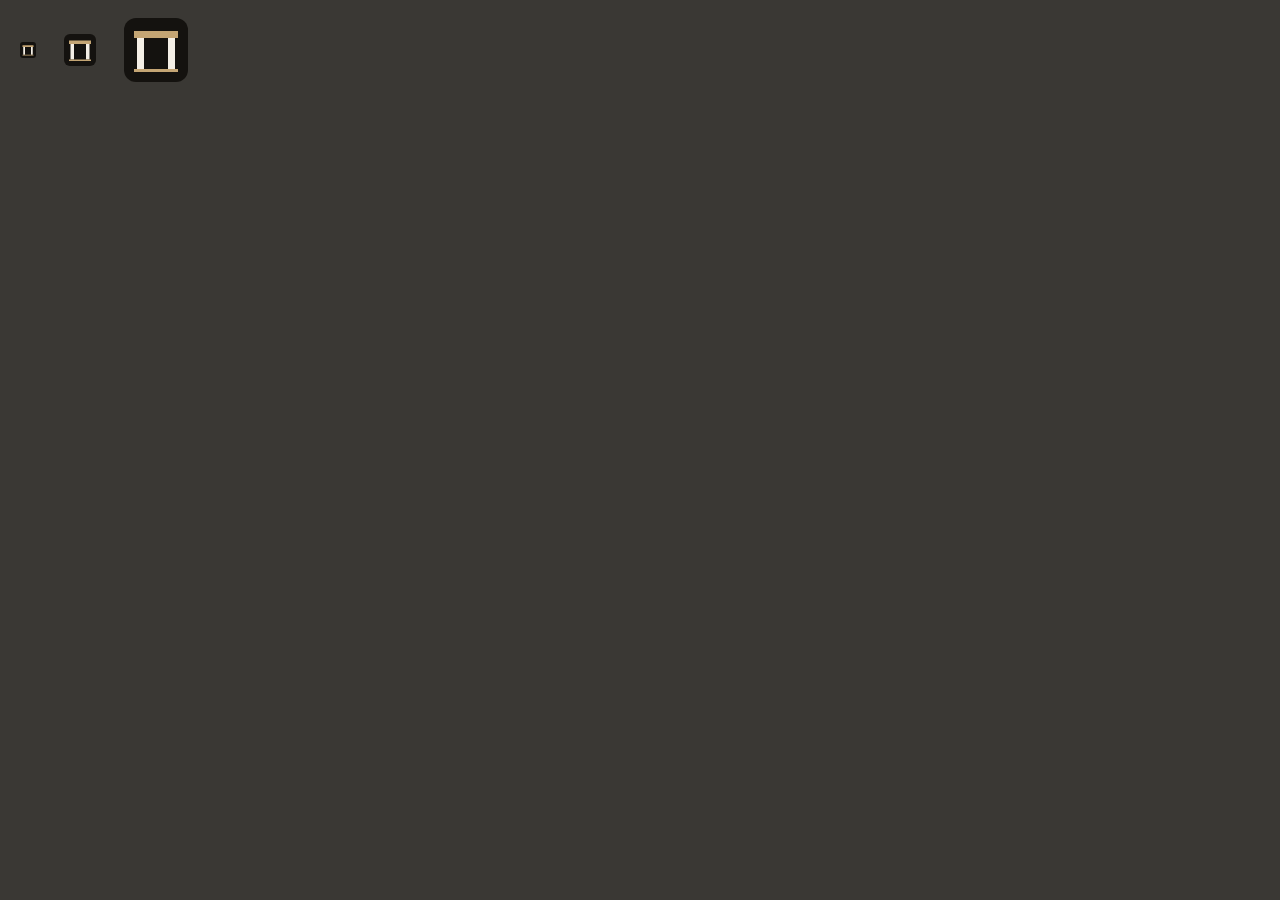
<file: .grok/favicon-preview.html>
<!doctype html>
<meta charset="utf-8">
<title>fav</title>
<style>
  html,body{margin:0;background:#3a3834}
  .row{display:flex;gap:28px;align-items:center;padding:18px 20px}
  svg{display:block}
</style>
<body>
  <div class="row">
    <svg xmlns="http://www.w3.org/2000/svg" viewBox="0 0 32 32" width="16" height="16">
      <rect width="32" height="32" rx="6" fill="#14120f"/>
      <rect x="5" y="6.5" width="22" height="3.5" fill="#c4a574"/>
      <rect x="6.5" y="10" width="3.5" height="15.5" fill="#f4efe6"/>
      <rect x="22" y="10" width="3.5" height="15.5" fill="#f4efe6"/>
      <rect x="5" y="25.5" width="22" height="1.5" fill="#c4a574"/>
    </svg>
    <svg xmlns="http://www.w3.org/2000/svg" viewBox="0 0 32 32" width="32" height="32">
      <rect width="32" height="32" rx="6" fill="#14120f"/>
      <rect x="5" y="6.5" width="22" height="3.5" fill="#c4a574"/>
      <rect x="6.5" y="10" width="3.5" height="15.5" fill="#f4efe6"/>
      <rect x="22" y="10" width="3.5" height="15.5" fill="#f4efe6"/>
      <rect x="5" y="25.5" width="22" height="1.5" fill="#c4a574"/>
    </svg>
    <svg xmlns="http://www.w3.org/2000/svg" viewBox="0 0 32 32" width="64" height="64">
      <rect width="32" height="32" rx="6" fill="#14120f"/>
      <rect x="5" y="6.5" width="22" height="3.5" fill="#c4a574"/>
      <rect x="6.5" y="10" width="3.5" height="15.5" fill="#f4efe6"/>
      <rect x="22" y="10" width="3.5" height="15.5" fill="#f4efe6"/>
      <rect x="5" y="25.5" width="22" height="1.5" fill="#c4a574"/>
    </svg>
  </div>
</body>
</file>
